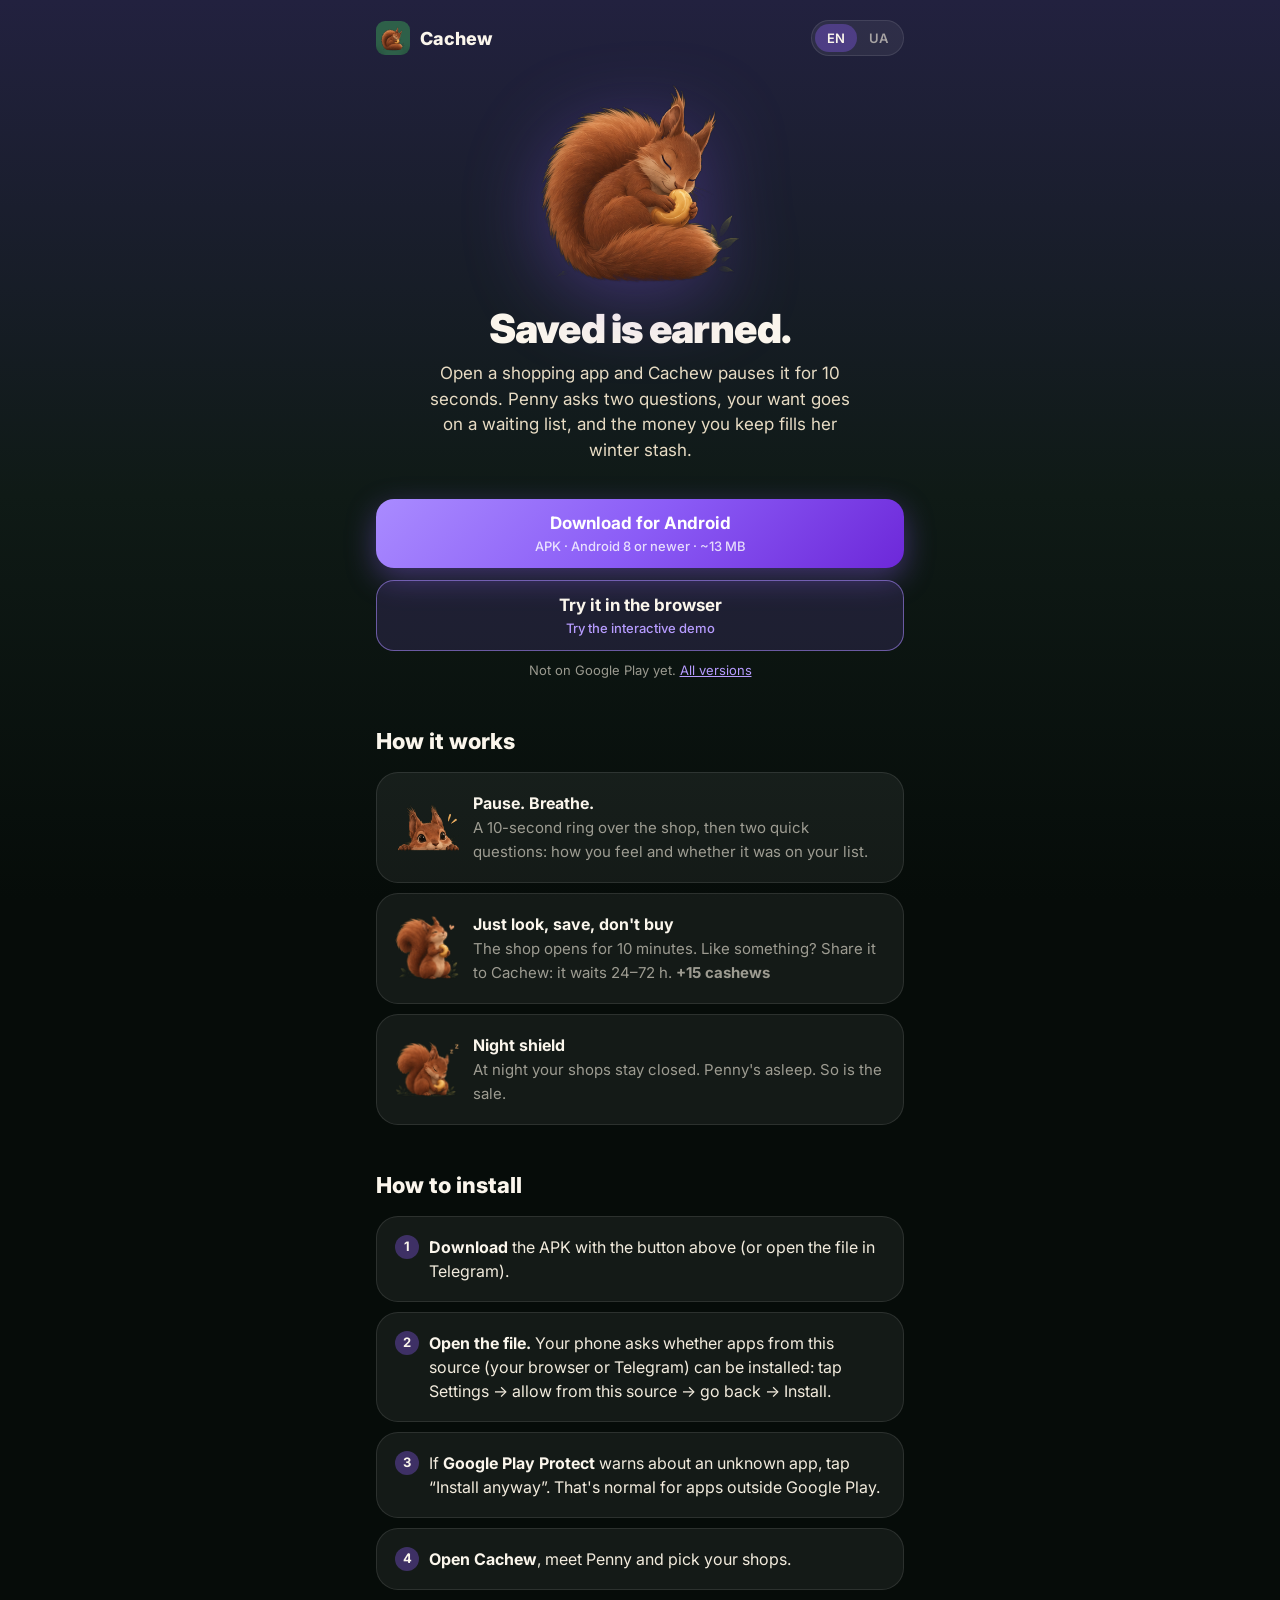
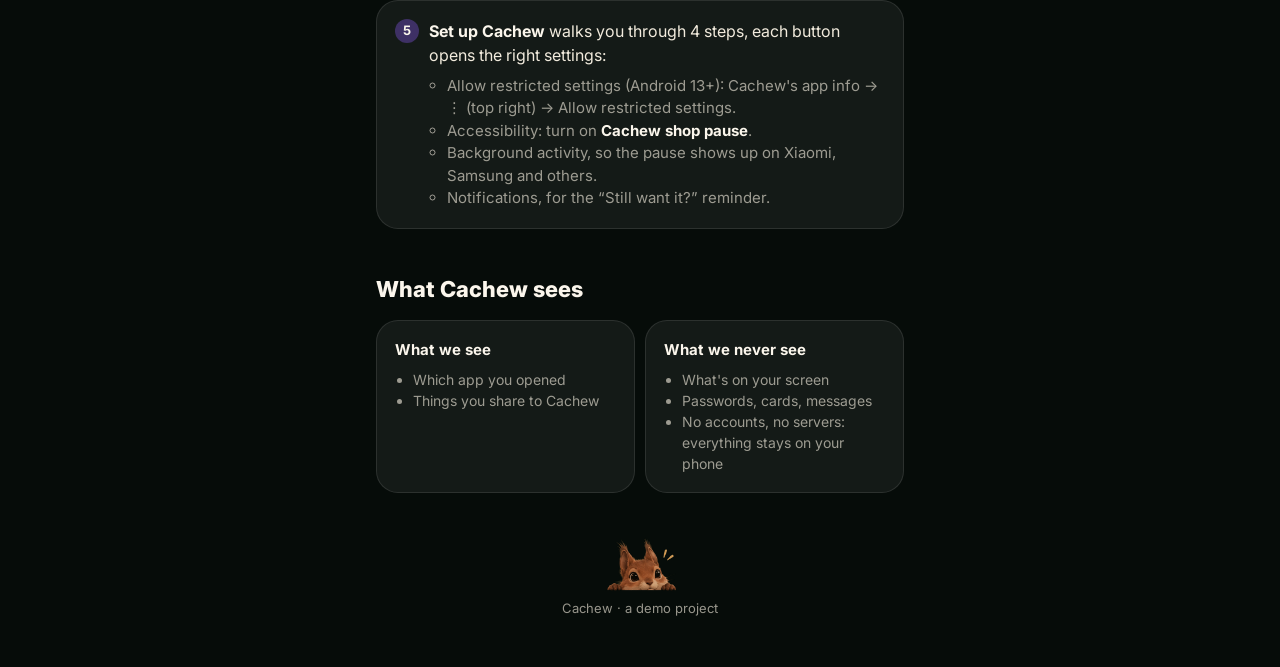
<file: index.html>
<!doctype html>
<html lang="en">
<head>
<meta charset="utf-8">
<meta name="viewport" content="width=device-width, initial-scale=1">
<title>Cachew · Saved is earned</title>
<meta name="description" content="Cachew pauses shopping apps for 10 seconds, so impulse buys wait and Penny the squirrel fills her winter stash.">
<link rel="icon" href="img/icon.png">
<link rel="apple-touch-icon" href="img/icon.png">
<meta property="og:title" content="Cachew · Saved is earned">
<meta property="og:description" content="A 10-second pause before impulse buys. Android app.">
<meta property="og:image" content="img/icon.png">
<link rel="preconnect" href="https://fonts.googleapis.com">
<link rel="preconnect" href="https://fonts.gstatic.com" crossorigin>
<link href="https://fonts.googleapis.com/css2?family=Inter:wght@400;500;600;700;800;900&display=swap" rel="stylesheet">
<style>
  /* Colors from the app's Theme.kt */
  :root {
    --night-top: #22213F; --night-mid: #0F1A16; --night-bottom: #060C09;
    --purple: #8B5CF6; --purple-light: #A98BFF; --purple-dark: #6D28D9; --purple-text: #B79CFF;
    --text: #F2EBDD; --title: #FBF6EC; --sand: #E8DCC4; --gold: #F4B63F; --heart: #F472B6;
    --glass: rgba(255,255,255,.06); --glass-border: rgba(255,255,255,.10); --muted: rgba(242,235,221,.62);
  }
  * { box-sizing: border-box; }
  html { -webkit-text-size-adjust: 100%; }
  body {
    margin: 0; min-height: 100vh; color: var(--text); background: var(--night-bottom);
    background-image: linear-gradient(180deg, var(--night-top) 0%, var(--night-mid) 55%, var(--night-bottom) 100%);
    background-attachment: fixed;
    font-family: Inter, system-ui, -apple-system, "Segoe UI", Roboto, sans-serif; line-height: 1.5;
  }
  .wrap { max-width: 560px; margin: 0 auto; padding: 20px 16px 48px; }
  .top { display: flex; align-items: center; justify-content: space-between; }
  .brand { display: flex; align-items: center; gap: 10px; font-weight: 800; color: var(--title); font-size: 18px; }
  .brand img { width: 34px; height: 34px; border-radius: 9px; }
  .lang { display: flex; background: var(--glass); border: 1px solid var(--glass-border); border-radius: 999px; padding: 3px; }
  .lang button { border: 0; background: none; color: var(--muted); font: 600 13px Inter, sans-serif; padding: 6px 12px; border-radius: 999px; cursor: pointer; }
  .lang button[aria-pressed="true"] { background: rgba(139,92,246,.35); color: var(--title); }

  .hero { text-align: center; padding: 28px 0 8px; }
  .hero img { width: 200px; height: auto; filter: drop-shadow(0 18px 40px rgba(139,92,246,.35)); }
  h1 { color: var(--title); font-size: 40px; line-height: 1.1; font-weight: 900; letter-spacing: -.02em; margin: 18px 0 10px; }
  .lead { color: var(--sand); font-size: 17px; margin: 0 auto; max-width: 440px; }

  .cta { display: grid; gap: 12px; margin: 28px 0 10px; }
  .btn { display: flex; align-items: center; justify-content: center; gap: 10px; min-height: 58px; border-radius: 18px;
         font-weight: 700; font-size: 17px; text-decoration: none; color: #fff; padding: 12px 18px; text-align: center; }
  .btn.primary { background: linear-gradient(135deg, var(--purple-light), var(--purple), var(--purple-dark));
                 box-shadow: 0 10px 30px rgba(139,92,246,.40); }
  .btn.secondary { background: rgba(139,92,246,.14); border: 1.5px solid rgba(169,139,255,.55); color: var(--title); }
  .btn.secondary small { color: var(--purple-text); opacity: 1; }
  .btn small { display: block; font-weight: 500; font-size: 13px; opacity: .8; }
  .meta { text-align: center; font-size: 13px; color: var(--muted); margin: 0; }

  h2 { color: var(--title); font-size: 22px; font-weight: 800; margin: 44px 0 14px; }
  .card { background: var(--glass); border: 1px solid var(--glass-border); border-radius: 22px; padding: 18px; }
  .flow { display: grid; gap: 10px; }
  .flow .card { display: flex; gap: 14px; align-items: center; }
  .flow img { width: 64px; height: 64px; object-fit: contain; flex: none; }
  .flow b { color: var(--title); display: block; }
  .flow span { color: var(--muted); font-size: 15px; }
  .gold { color: var(--gold); font-weight: 700; }

  ol.steps { list-style: none; counter-reset: s; padding: 0; margin: 0; display: grid; gap: 10px; }
  ol.steps > li { counter-increment: s; position: relative; padding-left: 52px; }
  ol.steps > li::before { content: counter(s); position: absolute; left: 18px; top: 18px; width: 24px; height: 24px; border-radius: 50%;
     background: rgba(139,92,246,.35); color: var(--title); font-weight: 700; font-size: 13px; display: grid; place-items: center; }
  ol.steps b { color: var(--title); }
  ol.steps ul { margin: 8px 0 0; padding-left: 18px; color: var(--muted); font-size: 15px; }
  ol.steps p { margin: 0; }

  .privacy { display: grid; grid-template-columns: 1fr 1fr; gap: 10px; }
  .privacy h3 { margin: 0 0 8px; font-size: 15px; color: var(--title); }
  .privacy ul { margin: 0; padding-left: 18px; font-size: 14px; color: var(--muted); }
  @media (max-width: 420px) { .privacy { grid-template-columns: 1fr; } h1 { font-size: 34px; } }

  footer { text-align: center; color: var(--muted); font-size: 13px; margin-top: 44px; }
  footer img { width: 72px; display: block; margin: 0 auto 8px; opacity: .9; }
  a { color: var(--purple-text); }

  [data-lang]:not(.on) { display: none !important; }
</style>
</head>
<body>
<div class="wrap">
  <div class="top">
    <div class="brand"><img src="img/icon.png" alt="">Cachew</div>
    <div class="lang" role="group" aria-label="Language">
      <button type="button" data-set="en" aria-pressed="true">EN</button>
      <button type="button" data-set="uk" aria-pressed="false">UA</button>
    </div>
  </div>

  <section class="hero">
    <img src="img/penny_curl.png" alt="Penny the squirrel curled around a cashew">
    <h1>Saved is earned.</h1>
    <p class="lead" data-lang="en">Open a shopping app and Cachew pauses it for 10 seconds. Penny asks two questions, your want goes on a waiting list, and the money you keep fills her winter stash.</p>
    <p class="lead" data-lang="uk">Відкриваєш магазин — Cachew ставить його на паузу на 10 секунд. Пенні ставить два питання, бажана річ іде в список очікування, а гроші, які ти не витратила, наповнюють її зимовий запас.</p>
  </section>

  <div class="cta">
    <a class="btn primary" href="https://github.com/lizhaan/cachew-releases/releases/latest/download/Cachew.apk">
      <span><span data-lang="en">Download for Android</span><span data-lang="uk">Завантажити для Android</span>
      <small><span data-lang="en">APK · Android 8 or newer · ~13 MB</span><span data-lang="uk">APK · Android 8 і новіші · ~13 МБ</span></small></span>
    </a>
    <a class="btn secondary" href="demo/">
      <span><span data-lang="en">Try it in the browser</span><span data-lang="uk">Спробувати в браузері</span>
      <small><span data-lang="en">Try the interactive demo</span><span data-lang="uk">Спробувати інтерактивне демо</span></small></span>
    </a>
  </div>
  <p class="meta"><span data-lang="en">Not on Google Play yet. </span><span data-lang="uk">Поки не в Google Play. </span><a href="https://github.com/lizhaan/cachew-releases/releases"><span data-lang="en">All versions</span><span data-lang="uk">Усі версії</span></a></p>

  <h2><span data-lang="en">How it works</span><span data-lang="uk">Як це працює</span></h2>
  <div class="flow">
    <div class="card"><img src="img/penny_peek.png" alt="">
      <div><b data-lang="en">Pause. Breathe.</b><b data-lang="uk">Pause. Breathe.</b>
      <span data-lang="en">A 10-second ring over the shop, then two quick questions: how you feel and whether it was on your list.</span>
      <span data-lang="uk">10-секундне кільце поверх магазину, потім два питання: як ти почуваєшся і чи це було в списку.</span></div></div>
    <div class="card"><img src="img/penny_love.png" alt="">
      <div><b data-lang="en">Just look, save, don't buy</b><b data-lang="uk">Тільки подивитись і зберегти</b>
      <span data-lang="en">The shop opens for 10 minutes. Like something? Share it to Cachew: it waits 24–72 h. <span class="gold">+15 cashews</span></span>
      <span data-lang="uk">Магазин відкривається на 10 хвилин. Сподобалось? «Поділитися» → Cachew, і річ чекає 24–72 год. <span class="gold">+15 cashews</span></span></div></div>
    <div class="card"><img src="img/penny_sleep.png" alt="">
      <div><b data-lang="en">Night shield</b><b data-lang="uk">Нічний щит</b>
      <span data-lang="en">At night your shops stay closed. Penny's asleep. So is the sale.</span>
      <span data-lang="uk">Вночі обрані магазини закриті. Penny's asleep. So is the sale.</span></div></div>
  </div>

  <h2><span data-lang="en">How to install</span><span data-lang="uk">Як встановити</span></h2>
  <ol class="steps">
    <li class="card" data-lang="en"><p><b>Download</b> the APK with the button above (or open the file in Telegram).</p></li>
    <li class="card" data-lang="uk"><p><b>Завантаж</b> APK кнопкою вище (або відкрий файл у Telegram).</p></li>

    <li class="card" data-lang="en"><p><b>Open the file.</b> Your phone asks whether apps from this source (your browser or Telegram) can be installed: tap Settings → allow from this source → go back → Install.</p></li>
    <li class="card" data-lang="uk"><p><b>Відкрий файл.</b> Телефон спитає, чи можна встановлювати застосунки з цього джерела (браузера чи Telegram): «Налаштування» → увімкни «Дозволити з цього джерела» → назад → «Встановити».</p></li>

    <li class="card" data-lang="en"><p>If <b>Google Play Protect</b> warns about an unknown app, tap “Install anyway”. That's normal for apps outside Google Play.</p></li>
    <li class="card" data-lang="uk"><p>Якщо <b>Google Play Protect</b> попереджає про невідомий застосунок, натисни «Усе одно встановити». Це нормально для застосунків не з Google Play.</p></li>

    <li class="card" data-lang="en"><p><b>Open Cachew</b>, meet Penny and pick your shops.</p></li>
    <li class="card" data-lang="uk"><p><b>Відкрий Cachew</b>, познайомся з Пенні й обери магазини.</p></li>

    <li class="card" data-lang="en"><p><b>Set up Cachew</b> walks you through 4 steps, each button opens the right settings:</p>
      <ul>
        <li>Allow restricted settings (Android 13+): Cachew's app info → ⋮ (top right) → Allow restricted settings.</li>
        <li>Accessibility: turn on <b>Cachew shop pause</b>.</li>
        <li>Background activity, so the pause shows up on Xiaomi, Samsung and others.</li>
        <li>Notifications, for the “Still want it?” reminder.</li>
      </ul></li>
    <li class="card" data-lang="uk"><p><b>Екран «Set up Cachew»</b> проведе через 4 кроки, кожна кнопка відкриває потрібні налаштування:</p>
      <ul>
        <li>Обмежені налаштування (Android 13+): у налаштуваннях Cachew ⋮ (вгорі праворуч) → «Дозволити обмежені налаштування».</li>
        <li>Спеціальні можливості: увімкни <b>Cachew shop pause</b>.</li>
        <li>Робота у фоні, щоб пауза з'являлась на Xiaomi, Samsung та інших.</li>
        <li>Сповіщення, для нагадування «Still want it?».</li>
      </ul></li>
  </ol>

  <h2><span data-lang="en">What Cachew sees</span><span data-lang="uk">Що бачить Cachew</span></h2>
  <div class="privacy">
    <div class="card"><h3 data-lang="en">What we see</h3><h3 data-lang="uk">Що бачимо</h3>
      <ul data-lang="en"><li>Which app you opened</li><li>Things you share to Cachew</li></ul>
      <ul data-lang="uk"><li>Який застосунок ти відкрила</li><li>Речі, якими ти поділилась із Cachew</li></ul></div>
    <div class="card"><h3 data-lang="en">What we never see</h3><h3 data-lang="uk">Чого не бачимо ніколи</h3>
      <ul data-lang="en"><li>What's on your screen</li><li>Passwords, cards, messages</li><li>No accounts, no servers: everything stays on your phone</li></ul>
      <ul data-lang="uk"><li>Що на твоєму екрані</li><li>Паролі, картки, повідомлення</li><li>Без акаунтів і серверів: усе лишається на телефоні</li></ul></div>
  </div>

  <footer>
    <img src="img/penny_peek.png" alt="">
    Cachew · <span data-lang="en">a demo project</span><span data-lang="uk">демо-проєкт</span>
  </footer>
</div>
<script>
  (function () {
    var buttons = document.querySelectorAll('.lang button');
    function setLang(l) {
      document.documentElement.lang = l;
      document.querySelectorAll('[data-lang]').forEach(function (el) { el.classList.toggle('on', el.getAttribute('data-lang') === l); });
      buttons.forEach(function (b) { b.setAttribute('aria-pressed', String(b.dataset.set === l)); });
      try { localStorage.setItem('lang', l); } catch (e) {}
    }
    var saved = null;
    try { saved = localStorage.getItem('lang'); } catch (e) {}
    var nav = (navigator.language || '').toLowerCase();
    setLang(saved || (nav.indexOf('uk') === 0 || nav.indexOf('ru') === 0 ? 'uk' : 'en'));
    buttons.forEach(function (b) { b.addEventListener('click', function () { setLang(b.dataset.set); }); });
  })();
</script>
</body>
</html>
</file>
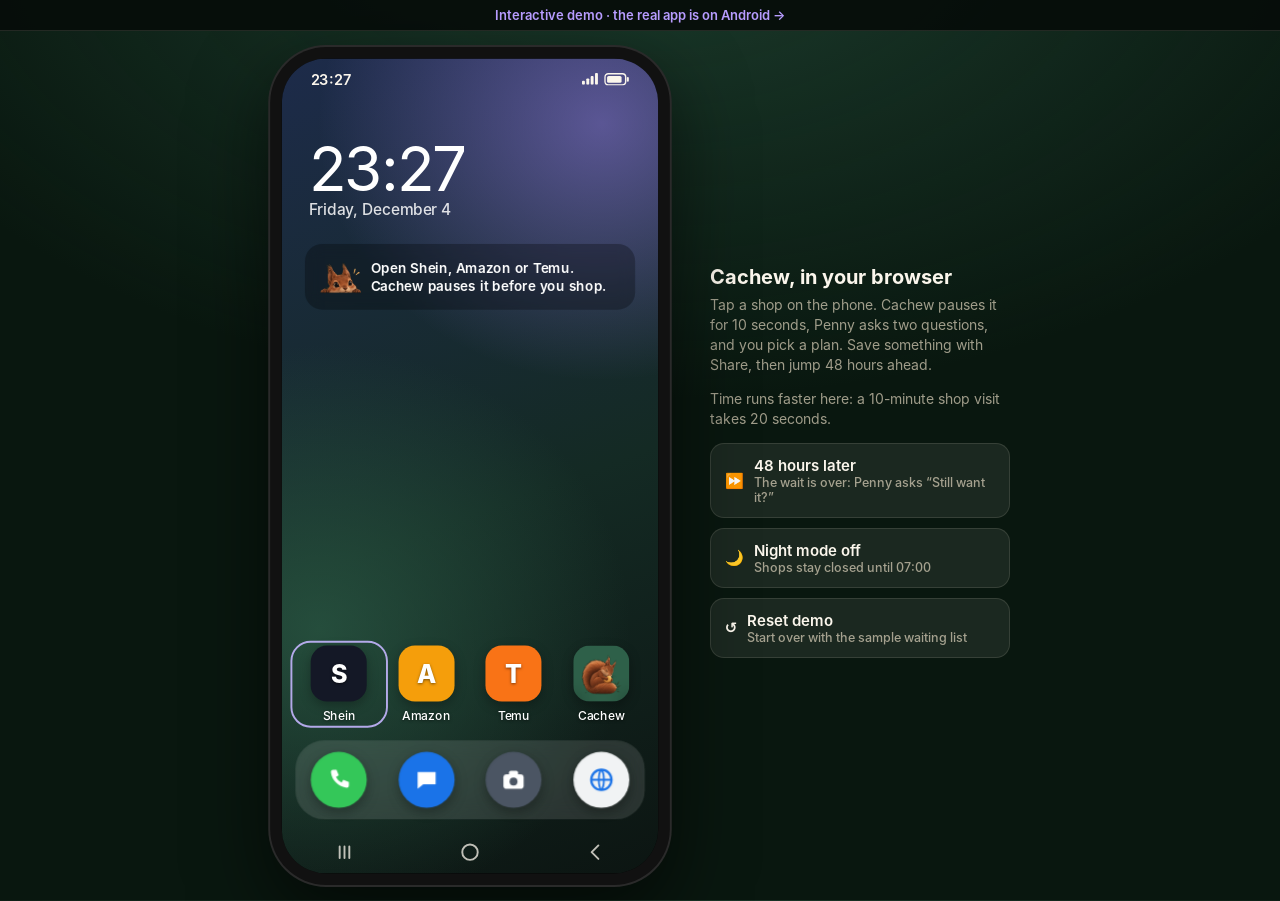
<file: demo/index.html>
<!doctype html>
<html lang="en">
<head>
<meta charset="utf-8">
<meta name="viewport" content="width=device-width, initial-scale=1, viewport-fit=cover">
<title>Cachew · interactive demo</title>
<meta name="description" content="Try Cachew in your browser: the 10-second pause, Penny's questions, the waiting list and the winter stash.">
<meta name="theme-color" content="#09170F">
<link rel="manifest" href="manifest.json">
<link rel="icon" href="assets/icons/icon_192.png">
<!-- iPhone: "Add to Home Screen" opens the demo full screen, with the app's icon and name -->
<link rel="apple-touch-icon" href="assets/icons/icon_180.png">
<meta name="apple-mobile-web-app-capable" content="yes">
<meta name="mobile-web-app-capable" content="yes">
<meta name="apple-mobile-web-app-status-bar-style" content="black-translucent">
<meta name="apple-mobile-web-app-title" content="Cachew">
<link rel="stylesheet" href="css/demo.css">
</head>
<body>
<div id="banner">
  <a href="../">Interactive demo · the real app is on Android <span aria-hidden="true">→</span></a>
</div>

<main id="stage">
  <div id="device">
    <div id="phone" class="dark-ui">
      <div id="screen"></div>
      <div id="overlays"></div>
      <div id="sheet"></div>
      <div id="notif"></div>
      <div id="statusbar" aria-hidden="true">
        <span id="sb-time">9:41</span>
        <span class="sb-icons">
          <svg width="17" height="12" viewBox="0 0 17 12"><rect x="0" y="8" width="3" height="4" rx="1"/><rect x="4.5" y="5.5" width="3" height="6.5" rx="1"/><rect x="9" y="3" width="3" height="9" rx="1"/><rect x="13.5" y="0" width="3" height="12" rx="1"/></svg>
          <svg width="26" height="13" viewBox="0 0 26 13"><rect x="0.75" y="0.75" width="21.5" height="11.5" rx="3.5" fill="none" stroke="currentColor" stroke-width="1.5"/><rect x="3" y="3" width="15" height="7" rx="1.6"/><rect x="23.5" y="4" width="2" height="5" rx="1"/></svg>
        </span>
      </div>
      <div id="toast" role="status" aria-live="polite"></div>
      <nav id="navbar" aria-label="Phone buttons">
        <button type="button" data-act="sys:recents" aria-label="Recent apps"><svg width="20" height="20" viewBox="0 0 20 20"><path d="M5 4v12M10 4v12M15 4v12" stroke="currentColor" stroke-width="2" stroke-linecap="round"/></svg></button>
        <button type="button" data-act="sys:home" aria-label="Home"><svg width="22" height="22" viewBox="0 0 22 22"><rect x="3" y="3" width="16" height="16" rx="8" fill="none" stroke="currentColor" stroke-width="2"/></svg></button>
        <button type="button" data-act="sys:back" aria-label="Back"><svg width="20" height="20" viewBox="0 0 20 20"><path d="M13 3 6 10l7 7" fill="none" stroke="currentColor" stroke-width="2" stroke-linecap="round" stroke-linejoin="round"/></svg></button>
      </nav>
    </div>
  </div>

  <aside id="panel" aria-label="Demo controls"></aside>
</main>

<button type="button" id="fab" aria-expanded="false" aria-controls="fab-menu">Demo</button>
<div id="fab-menu" hidden></div>

<script src="js/core.js"></script>
<script src="js/art.js"></script>
<script src="js/ui.js"></script>
<script src="js/flow.js"></script>
<script src="js/app.js"></script>
<script src="js/verdict.js"></script>
<script src="js/onboarding.js"></script>
<script src="js/main.js"></script>
</body>
</html>
</file>
<file: demo/css/demo.css>
/* Cachew interactive demo. Colors, gradients, type and sizes come from the app's Theme.kt. */

@font-face { font-family: Inter; font-weight: 400; font-display: swap; src: url(../assets/fonts/inter-regular.woff) format("woff"); }
@font-face { font-family: Inter; font-weight: 500; font-display: swap; src: url(../assets/fonts/inter-medium.woff) format("woff"); }
@font-face { font-family: Inter; font-weight: 600; font-display: swap; src: url(../assets/fonts/inter-semibold.woff) format("woff"); }
@font-face { font-family: Inter; font-weight: 700; font-display: swap; src: url(../assets/fonts/inter-bold.woff) format("woff"); }
@font-face { font-family: Inter; font-weight: 800; font-display: swap; src: url(../assets/fonts/inter-extrabold.woff) format("woff"); }
@font-face { font-family: Inter; font-weight: 900; font-display: swap; src: url(../assets/fonts/inter-black.woff) format("woff"); }

:root {
  /* CachewColors */
  --bg-top: #2B5A45; --bg-mid: #163222; --bg-bottom: #09170F;
  --night-top: #22213F; --night-mid: #0F1A16; --night-bottom: #060C09;
  --purple: #8B5CF6; --purple-light: #A98BFF; --purple-dark: #6D28D9;
  --purple-text: #B79CFF; --purple-soft: #C4B5FD;
  --text: #F2EBDD; --title: #FBF6EC; --sand: #E8DCC4; --text2: rgba(232, 220, 196, .68);
  --gold: #F4B63F; --flame: #FBBF24; --heart: #F472B6;
  --card: rgba(255, 255, 255, .075); --card-border: rgba(232, 220, 196, .13);
  --selected-border: #9B74FF;
  /* CachewBrush */
  --brush-day: linear-gradient(180deg, var(--bg-top), var(--bg-mid) 50%, var(--bg-bottom));
  --brush-night: linear-gradient(180deg, var(--night-top), var(--night-mid) 50%, var(--night-bottom));
  --brush-primary: linear-gradient(135deg, var(--purple-light), var(--purple) 50%, var(--purple-dark));
  /* CachewSize */
  --pad: 22px; --card-r: 22px; --card-pad: 16px; --btn-h: 58px; --btn-r: 18px; --gap: 12px;
  /* Phone chrome */
  --sb: 36px; --nav: 46px;
  --font: Inter, system-ui, -apple-system, "Segoe UI", Roboto, sans-serif;
}

* { box-sizing: border-box; -webkit-tap-highlight-color: transparent; }
html, body { margin: 0; height: 100%; }
body {
  background: var(--bg-bottom);
  background-image: radial-gradient(1200px 700px at 50% -10%, rgba(43, 90, 69, .55), transparent 70%);
  color: var(--text); font-family: var(--font); overflow: hidden;
  -webkit-text-size-adjust: 100%; -webkit-font-smoothing: antialiased;
}
button, input { font: inherit; color: inherit; }
button { cursor: pointer; border: 0; background: none; padding: 0; }
img { -webkit-user-drag: none; user-select: none; }

/* ---------- Banner over the demo ---------- */
#banner {
  position: relative; z-index: 5; text-align: center;
  padding: calc(env(safe-area-inset-top) + 7px) 16px 7px;
  background: rgba(6, 12, 9, .92); border-bottom: 1px solid var(--card-border);
  font-size: 13px; font-weight: 600;
}
#banner a { color: var(--purple-text); text-decoration: none; }
#banner a:hover { text-decoration: underline; }

/* ---------- Stage: full screen on a phone, a framed phone on wider screens ---------- */
#stage { position: relative; height: calc(100dvh - var(--banner-h, 34px)); display: flex; align-items: center; justify-content: center; gap: 40px; }
#device { position: relative; }
#phone {
  position: relative; overflow: hidden; background: #000;
  width: 390px; height: 844px; border-radius: 46px; isolation: isolate;
  container-type: size;
}
body.framed #device {
  padding: 12px; border-radius: 58px; background: #111;
  box-shadow: 0 0 0 2px #2a2a2a, 0 30px 80px rgba(0, 0, 0, .6);
  transform-origin: center center;
}
body.full #stage { display: block; }
body.full #device { width: 100%; height: 100%; }
body.full #phone { width: 100%; height: 100%; border-radius: 0; }
body.full { --sb: 0px; --nav: calc(44px + env(safe-area-inset-bottom)); }
body.full #statusbar { display: none; }
body.full #panel { display: none; }
body.framed #fab, body.framed #fab-menu { display: none !important; }

/* ---------- Phone chrome: status bar and the 3-button navigation bar ---------- */
#statusbar {
  position: absolute; z-index: 40; top: 0; left: 0; right: 0; height: var(--sb);
  display: flex; align-items: center; justify-content: space-between; padding: 6px 30px 0;
  font-size: 15px; font-weight: 600; pointer-events: none; color: var(--title); fill: currentColor;
}
.sb-icons { display: flex; gap: 6px; align-items: center; }
#navbar {
  position: absolute; z-index: 40; left: 0; right: 0; bottom: 0; height: var(--nav);
  display: flex; justify-content: space-around; align-items: flex-start; padding-top: 10px;
  color: rgba(251, 246, 236, .75);
}
#navbar button { width: 72px; height: 28px; display: grid; place-items: center; color: inherit; border-radius: 14px; }
#navbar button:active { background: rgba(255, 255, 255, .12); }
#phone.light-ui #statusbar { color: #111; }
#phone.light-ui #navbar { color: rgba(0, 0, 0, .6); background: rgba(250, 250, 250, .96); }

/* ---------- Screens ---------- */
#screen { position: absolute; inset: 0; }
.scr {
  position: absolute; inset: 0; display: flex; flex-direction: column;
  padding: var(--sb) 0 var(--nav); overflow: hidden;
}
.scr.enter { animation: scr-in .22s ease-out; }
@keyframes scr-in { from { opacity: 0; transform: translateY(10px); } to { opacity: 1; transform: none; } }
.bg-day { background: radial-gradient(351px 351px at 50% 0, rgba(43, 90, 69, .7), transparent), var(--brush-day); }
.bg-night { background: radial-gradient(351px 351px at 50% 0, rgba(34, 33, 63, .7), transparent), var(--brush-night); }
.body { flex: 1; overflow-y: auto; overflow-x: hidden; padding: 0 var(--pad); scrollbar-width: none; overscroll-behavior: contain; }
.body::-webkit-scrollbar { display: none; }
.foot { padding: 0 var(--pad) 16px; }
.center { display: flex; flex-direction: column; align-items: center; text-align: center; }
.grow { flex: 1; }
.sp { flex: none; }

/* Type (CachewType) */
.h1 { font-size: 30px; line-height: 34px; font-weight: 800; letter-spacing: -.7px; color: var(--title); margin: 0; }
.h2 { font-size: 22px; line-height: 28px; font-weight: 700; letter-spacing: -.4px; color: var(--title); margin: 0; }
.txt { font-size: 15.5px; line-height: 22px; color: var(--text2); margin: 0; }
.label { font-size: 12px; font-weight: 700; letter-spacing: 1.7px; text-transform: uppercase; color: var(--purple-text); }
.big { font-size: 44px; font-weight: 800; letter-spacing: -1.5px; color: var(--title); line-height: 1.1; }
.gold { color: var(--gold); }
.purple { color: var(--purple-text); }

/* Glass card (GlassCard) */
.card {
  display: block; width: 100%; text-align: left; border-radius: var(--card-r); padding: var(--card-pad);
  background: var(--card); border: 1px solid var(--card-border); color: var(--text);
}
button.card:active, button.tile:active, button.btn2:active { filter: brightness(1.15); }
.card.sel, .tile.sel {
  background: linear-gradient(180deg, rgba(139, 92, 246, .22), rgba(34, 33, 63, .55));
  border: 1.5px solid var(--selected-border);
  box-shadow: 0 0 0 2px rgba(139, 92, 246, .16), 0 0 0 5px rgba(139, 92, 246, .09), 0 0 18px 4px rgba(139, 92, 246, .28);
}
.tile {
  display: flex; flex-direction: column; align-items: center; justify-content: center; gap: 6px;
  width: 100%; border-radius: var(--card-r); padding: 8px;
  background: var(--card); border: 1px solid var(--card-border);
  font-size: 17px; font-weight: 700; color: var(--text); text-align: center;
}
.row { display: flex; gap: var(--gap); }
.row > * { flex: 1; min-width: 0; }

/* Buttons */
.btn {
  display: flex; align-items: center; justify-content: center; width: 100%; height: var(--btn-h);
  border-radius: var(--btn-r); font-size: 17.5px; font-weight: 700; color: var(--title);
  background: var(--brush-primary); box-shadow: 0 8px 26px rgba(139, 92, 246, .45);
}
.btn:active { filter: brightness(1.08); }
.btn:disabled { background: var(--card); border: 1px solid var(--card-border); color: var(--text2); box-shadow: none; cursor: default; }
.btn2 {
  display: flex; align-items: center; gap: 12px; width: 100%; min-height: var(--btn-h);
  border-radius: var(--btn-r); padding: 14px 20px; background: var(--card); border: 1px solid var(--card-border);
  font-size: 17px; font-weight: 700; color: var(--title); text-align: left;
}
.btn2 > span:first-child { flex: 1; }
.btn2.centered { justify-content: center; text-align: center; }
.btn2:disabled { opacity: .55; cursor: default; }
.text-btn { display: block; width: 100%; padding: 16px 0; text-align: center; font-size: 17.5px; font-weight: 700; color: var(--text2); border-radius: var(--btn-r); }
.tag { display: inline-flex; align-items: center; gap: 4px; font-size: 14px; font-weight: 800; color: var(--purple-text); white-space: nowrap; }
.ico { display: inline-block; vertical-align: middle; flex: none; }
.penny { display: block; object-fit: contain; flex: none; }

/* ---------- Launcher (fake home screen) ---------- */
.launcher {
  background:
    radial-gradient(420px 380px at 85% 8%, rgba(169, 139, 255, .45), transparent 70%),
    radial-gradient(460px 420px at 10% 70%, rgba(43, 90, 69, .75), transparent 70%),
    linear-gradient(160deg, #1d2b4a, #142a24 55%, #0c1512);
}
.launcher .clock { padding: 46px 28px 0; color: #fff; }
.launcher .clock b { display: block; font-size: 64px; font-weight: 300; letter-spacing: -2px; line-height: 1; }
.launcher .clock span { font-size: 16px; font-weight: 500; opacity: .85; }
.launcher .hint {
  margin: 26px 24px 0; padding: 12px 14px; border-radius: 18px; display: flex; gap: 10px; align-items: center;
  background: rgba(0, 0, 0, .28); backdrop-filter: blur(8px); -webkit-backdrop-filter: blur(8px);
  color: #fff; font-size: 14px; font-weight: 600; line-height: 19px;
}
.apps { display: grid; grid-template-columns: repeat(4, 1fr); gap: 22px 0; padding: 0 14px; }
.app { display: flex; flex-direction: column; align-items: center; gap: 7px; color: #fff; font-size: 12.5px; font-weight: 500; text-shadow: 0 1px 3px rgba(0, 0, 0, .5); }
.app i {
  width: 58px; height: 58px; border-radius: 17px; display: grid; place-items: center; overflow: hidden;
  font-style: normal; font-size: 26px; font-weight: 800; color: #fff; box-shadow: 0 4px 12px rgba(0, 0, 0, .3);
}
.app i img { width: 100%; height: 100%; }
.app:active i { transform: scale(.94); }
.app.round i { border-radius: 50%; }
.dock { margin: 18px 14px 10px; padding: 12px 0; border-radius: 30px; background: rgba(255, 255, 255, .12); backdrop-filter: blur(10px); -webkit-backdrop-filter: blur(10px); }
.dock .app span { display: none; }
.pulse-dot { position: relative; }
.pulse-dot::after { content: ""; position: absolute; inset: -5px; border-radius: 21px; border: 2px solid rgba(196, 181, 253, .9); animation: ring 1.8s ease-out infinite; }
@keyframes ring { 0% { opacity: 1; transform: scale(.9); } 100% { opacity: 0; transform: scale(1.18); } }

/* ---------- Pause ---------- */
.pill {
  display: inline-flex; align-items: center; gap: 10px; padding: 9px 16px 9px 10px; border-radius: 18px;
  background: var(--card); border: 1px solid var(--card-border); font-size: 15px; font-weight: 600; color: var(--text);
}
.letter { display: inline-grid; place-items: center; color: #fff; font-weight: 800; flex: none; }
.ring { position: relative; width: min(272px, 34cqh); height: min(272px, 34cqh); display: grid; place-items: center; flex: none; }
.ring svg { position: absolute; inset: 0; }
.ring .arc { animation: ring-fill 10s linear forwards; }
@keyframes ring-fill { from { stroke-dashoffset: var(--len); } to { stroke-dashoffset: 0; } }
.count { font-size: 72px; font-weight: 900; letter-spacing: -1.5px; color: rgba(251, 246, 236, .92); line-height: 1; font-variant-numeric: tabular-nums; }

/* ---------- Fake shop ---------- */
.shop { background: #f7f7f7; color: #111; }
.shop-head { display: flex; align-items: center; gap: 12px; padding: 10px 16px 6px; }
.shop-logo { font-size: 24px; font-weight: 800; letter-spacing: 2.5px; }
.shop-search { flex: 1; height: 34px; border-radius: 17px; background: #ebebeb; color: #999; font-size: 13px; display: flex; align-items: center; padding: 0 14px; }
.shop-tabs { display: flex; gap: 18px; padding: 8px 16px 10px; font-size: 14.5px; font-weight: 600; color: #777; }
.shop-tabs b { color: #111; border-bottom: 2px solid #111; padding-bottom: 2px; }
.shop-grid { display: grid; grid-template-columns: 1fr 1fr; gap: 8px; padding: 0 12px 16px; }
.prod { background: #fff; border-radius: 12px; overflow: hidden; text-align: left; color: #111; box-shadow: 0 1px 2px rgba(0, 0, 0, .05); }
.prod .art { aspect-ratio: 1 / 1.05; }
.prod .art svg, .pp-art svg, .thumb svg { width: 100%; height: 100%; display: block; }
.prod .nm { font-size: 12px; color: #777; padding: 8px 10px 0; white-space: nowrap; overflow: hidden; text-overflow: ellipsis; }
.prod .pr { font-size: 15px; font-weight: 800; padding: 2px 10px 10px; }
.shop-body { flex: 1; overflow-y: auto; scrollbar-width: none; }
.shop-body::-webkit-scrollbar { display: none; }
.pp-top { display: flex; align-items: center; justify-content: space-between; padding: 6px 10px; }
.pp-top button { width: 40px; height: 40px; border-radius: 20px; display: grid; place-items: center; color: #111; }
.pp-top button:active { background: rgba(0, 0, 0, .06); }
.pp-art { aspect-ratio: 1 / 1; }
.pp-info { padding: 14px 18px 0; }
.pp-name { font-size: 17px; font-weight: 600; }
.pp-price { display: flex; align-items: baseline; gap: 10px; margin-top: 6px; flex-wrap: wrap; }
.pp-price b { font-size: 26px; font-weight: 800; color: #b5381c; }
.pp-price s { font-size: 15px; color: #999; }
.pp-deal { font-size: 13px; font-weight: 700; color: #b5381c; background: #fde3dc; padding: 3px 8px; border-radius: 6px; font-variant-numeric: tabular-nums; }
.pp-actions { display: flex; gap: 10px; padding: 16px 18px; }
.pp-actions button { height: 48px; border-radius: 24px; font-weight: 700; font-size: 15px; display: flex; align-items: center; justify-content: center; gap: 8px; }
.pp-share { flex: none; padding: 0 18px; border: 1.5px solid #222; color: #111; }
.pp-cart { flex: 1; background: #111; color: #fff; }
.pp-note { padding: 0 18px 20px; font-size: 13px; color: #888; line-height: 19px; }

/* ---------- Session overlays (pill + Penny's circle) ---------- */
#overlays { position: absolute; inset: 0; pointer-events: none; z-index: 20; }
.s-pill {
  position: absolute; top: calc(var(--sb) + 6px); left: 50%; transform: translateX(-50%);
  display: flex; align-items: center; gap: 8px; padding: 9px 16px; border-radius: 99px; white-space: nowrap;
  background: rgba(22, 50, 34, .96); color: var(--title); font-size: 15px; font-weight: 700;
  box-shadow: 0 4px 14px rgba(0, 0, 0, .3); font-variant-numeric: tabular-nums;
}
.s-penny { position: absolute; right: 8px; top: 40%; display: flex; align-items: center; pointer-events: auto; }
.s-penny.bounce { animation: hop .45s ease-out 3; }
@keyframes hop { 0%, 100% { transform: none; } 35% { transform: translateY(-18px); } 70% { transform: translateY(2px); } }
.s-bubble {
  margin-right: 8px; max-width: 190px; padding: 10px 14px; border-radius: 16px; background: #fff; color: #1B1B1B;
  font-size: 14px; font-weight: 600; line-height: 19px; box-shadow: 0 3px 10px rgba(0, 0, 0, .22);
  animation: fade-in .25s ease-out;
}
@keyframes fade-in { from { opacity: 0; } to { opacity: 1; } }
.s-circle {
  width: 68px; height: 68px; border-radius: 50%; display: grid; place-items: center; overflow: hidden;
  background: var(--bg-mid); border: 3px solid var(--purple-light);
  box-shadow: 0 6px 18px rgba(139, 92, 246, .55);
}
.s-circle img { width: 54px; height: 40px; object-fit: contain; }

/* ---------- Sheets (check-in, share menu) ---------- */
#sheet { position: absolute; inset: 0; z-index: 30; pointer-events: none; }
#sheet.on { pointer-events: auto; }
.scrim { position: absolute; inset: 0; background: rgba(0, 0, 0, .45); animation: fade-in .2s ease-out; }
.bottom-sheet { position: absolute; left: 0; right: 0; bottom: 0; animation: up .28s cubic-bezier(.2, .8, .2, 1); }
@keyframes up { from { transform: translateY(100%); } to { transform: none; } }
.checkin { border-radius: 28px 28px 0 0; background: var(--brush-day); padding: 20px 18px calc(var(--nav) + 22px); }
.share-sheet { margin: 0 8px calc(var(--nav) + 8px); border-radius: 22px; background: #f2f2f5; color: #111; padding: 16px 16px 14px; }
.ss-item { display: flex; gap: 12px; align-items: center; padding-bottom: 14px; border-bottom: 1px solid #ddd; }
.ss-item .thumb { width: 44px; height: 44px; border-radius: 10px; overflow: hidden; flex: none; }
.ss-item b { display: block; font-size: 15px; }
.ss-item span { font-size: 13px; color: #777; }
.ss-apps { display: grid; grid-template-columns: repeat(4, 1fr); padding: 16px 0 10px; }
.ss-app { display: flex; flex-direction: column; align-items: center; gap: 7px; font-size: 12px; color: #333; }
.ss-app i { width: 56px; height: 56px; border-radius: 15px; display: grid; place-items: center; overflow: hidden; font-style: normal; }
.ss-app.cachew i { box-shadow: 0 0 0 3px #f2f2f5, 0 0 0 6px var(--purple-light), 0 0 16px 6px rgba(139, 92, 246, .45); }
.ss-app.cachew { font-weight: 700; color: #111; }
.ss-cap { text-align: center; font-size: 13px; color: #666; padding-top: 4px; }
.ss-cap b { color: var(--purple-dark); }

/* ---------- Share screen (16) ---------- */
.thumb { display: block; border-radius: 20%; overflow: hidden; flex: none; }
#share-thumb { flex: none; }
.skel { background: rgba(232, 220, 196, .12); border-radius: 6px; animation: skel .7s ease-in-out infinite alternate; }
@keyframes skel { from { opacity: .4; } to { opacity: 1; } }
.field { width: 100%; border: 0; outline: 0; background: transparent; padding: 0; caret-color: var(--purple-light); }
.field::placeholder { color: rgba(232, 220, 196, .3); font-size: 17px; font-weight: 600; }
.f-name { font-size: 18px; font-weight: 700; color: var(--title); }
.f-price { font-size: 30px; font-weight: 800; letter-spacing: -.5px; color: var(--title); }

/* ---------- Reward ---------- */
.chip { display: inline-flex; align-items: center; gap: 10px; padding: 10px 20px; border-radius: 99px; background: var(--card); border: 1px solid var(--card-border); font-size: 19px; font-weight: 800; color: var(--title); }

/* ---------- Cachew app: tabs, cards, lists ---------- */
.tabbar {
  display: flex; margin: 10px var(--pad); padding: 8px 0; border-radius: 24px; flex: none;
  background: rgba(22, 50, 34, .9); border: 1px solid var(--card-border);
}
.tabbar button { flex: 1; display: flex; flex-direction: column; align-items: center; gap: 3px; padding: 4px 0; border-radius: 16px; font-size: 12px; font-weight: 600; color: var(--text2); }
.tabbar button.on { color: var(--purple-text); }
.cchip { display: inline-flex; align-items: center; gap: 5px; padding: 6px 10px; border-radius: 14px; background: var(--card); border: 1px solid var(--card-border); font-size: 15px; font-weight: 800; color: var(--title); }
.ctitle { font-size: 18px; font-weight: 700; color: var(--title); }
.bar { height: 8px; border-radius: 99px; background: rgba(255, 255, 255, .1); overflow: hidden; }
.bar i { display: block; height: 100%; border-radius: 99px; }
.vdiv { width: 1px; height: 36px; background: var(--card-border); flex: none; }
.irow { display: flex; align-items: center; gap: 14px; margin-bottom: var(--gap); }
.iname { font-size: 16px; font-weight: 700; color: var(--title); white-space: nowrap; overflow: hidden; text-overflow: ellipsis; }
.isub { font-size: 13px; line-height: 18px; color: var(--text2); white-space: nowrap; overflow: hidden; text-overflow: ellipsis; margin-top: 2px; }
.iprice { font-size: 17px; font-weight: 800; color: var(--title); }
.istatus { font-size: 13px; font-weight: 700; }
.weeks { display: flex; gap: 10px; height: 90px; }
.weeks > div { flex: 1; display: flex; flex-direction: column; align-items: center; gap: 6px; }
.weeks span { flex: 1; width: 100%; display: flex; align-items: flex-end; }
.weeks i { display: block; width: 100%; border-radius: 10px; background: linear-gradient(180deg, var(--gold), rgba(244, 182, 63, .75)); }
.weeks b { font-size: 12px; color: var(--text2); }
.setrow { display: flex; align-items: center; gap: 12px; padding-top: 20px; padding-bottom: 20px; margin-bottom: var(--gap); }
.setval { font-size: 16px; white-space: nowrap; overflow: hidden; text-overflow: ellipsis; max-width: 55%; }
.switch { width: 52px; height: 32px; border-radius: 16px; background: rgba(255, 255, 255, .12); border: 2px solid rgba(232, 220, 196, .4); position: relative; flex: none; transition: background .2s; }
.switch i { position: absolute; top: 6px; left: 6px; width: 16px; height: 16px; border-radius: 50%; background: rgba(232, 220, 196, .6); transition: all .2s; }
.switch.on { background: var(--purple); border-color: var(--purple); }
.switch.on i { left: 22px; top: 2px; width: 24px; height: 24px; background: #fff; }

/* Dialogs (Material AlertDialog on the app's dark green) */
.dialog {
  position: absolute; left: 24px; right: 24px; top: 50%; transform: translateY(-50%);
  background: var(--bg-mid); border-radius: 28px; padding: 24px; animation: fade-in .2s ease-out;
  box-shadow: 0 20px 60px rgba(0, 0, 0, .5);
}
.dlg-title { margin: 0 0 16px; font-size: 24px; font-weight: 500; color: var(--title); }
.dlg-actions { display: flex; justify-content: flex-end; gap: 8px; margin-top: 20px; }
.dlg-actions button, .dlg-text { padding: 10px 12px; border-radius: 20px; font-size: 14px; font-weight: 600; color: var(--purple-soft); text-align: left; }
.dlg-text:disabled { color: rgba(232, 220, 196, .4); }
.ofield { display: block; position: relative; border: 1px solid rgba(232, 220, 196, .4); border-radius: 6px; padding: 18px 14px 10px; }
.ofield:focus-within { border-color: var(--purple-light); border-width: 2px; padding: 17px 13px 9px; }
.ofield span { position: absolute; top: 4px; left: 14px; font-size: 12px; color: var(--text2); }
.ofield input { width: 100%; border: 0; outline: 0; background: transparent; font-size: 16px; color: var(--title); caret-color: var(--purple-light); }
.ofield input::placeholder { color: rgba(232, 220, 196, .35); }

/* ---------- Onboarding ---------- */
.obprog { display: flex; gap: 8px; }
.obprog i { flex: 1; height: 5px; border-radius: 99px; background: rgba(232, 220, 196, .12); }
.obprog i.on { background: var(--purple-light); box-shadow: 0 0 8px rgba(139, 92, 246, .7); }
.chips { display: flex; flex-wrap: wrap; gap: 8px; }
.ochip { padding: 10px 14px; border-radius: 14px; background: var(--card); border: 1px solid var(--card-border); font-size: 15px; font-weight: 600; color: var(--text); }
.ochip.sel { background: rgba(139, 92, 246, .25); border: 1.5px solid var(--selected-border); padding: 9.5px 13.5px; }
.radio { width: 26px; height: 26px; border-radius: 50%; border: 1.5px solid var(--card-border); display: grid; place-items: center; flex: none; font-size: 14px; font-weight: 700; color: var(--title); }
.radio.on { background: var(--purple); border-color: var(--purple-light); }
.hours { display: flex; gap: 10px; height: 170px; }
.hours > div { flex: 1; display: flex; flex-direction: column; align-items: center; gap: 6px; }
.hours span { flex: 1; width: 100%; display: flex; align-items: flex-end; }
.hours i { display: block; width: 100%; border-radius: 10px; background: linear-gradient(180deg, rgba(255, 255, 255, .14), rgba(255, 255, 255, .1)); }
.hours i.peak { background: linear-gradient(180deg, var(--purple-soft), var(--purple)); }
.hours b { font-size: 11px; color: var(--text2); white-space: nowrap; }
.stepno { width: 30px; height: 30px; border-radius: 9px; flex: none; display: grid; place-items: center; background: linear-gradient(135deg, var(--purple-light), var(--purple)); font-size: 15px; font-weight: 800; color: var(--title); }
.shopgrid { display: grid; grid-template-columns: repeat(3, 1fr); gap: var(--gap); }
.shoptile { min-height: 118px; padding: 14px 8px; gap: 10px; }
.shoptile small { font-size: 11px; font-weight: 400; color: var(--text2); margin-top: -8px; }

/* ---------- Lock screen with the reminder (18) ---------- */
.lockscreen {
  cursor: pointer;
  background: radial-gradient(420px 420px at 30% 0, rgba(83, 52, 150, .75), transparent 70%),
    linear-gradient(180deg, #2a2150, #141a2c 45%, #0d1a12 70%, #1b3526);
}
.lock-time { font-size: 104px; font-weight: 800; letter-spacing: -4px; line-height: 1; color: var(--sand); }
.notif {
  display: flex; gap: 14px; align-items: flex-start; margin: 0 14px; padding: 14px 18px 16px 14px; text-align: left;
  border-radius: 26px; background: rgba(30, 36, 32, .88); border: 1px solid var(--card-border); color: var(--text);
  box-shadow: 0 10px 30px rgba(0, 0, 0, .35); animation: drop .35s cubic-bezier(.2, .8, .2, 1);
}
@keyframes drop { from { opacity: 0; transform: translateY(-16px); } to { opacity: 1; transform: none; } }
.notif img { width: 42px; height: 42px; border-radius: 12px; flex: none; box-shadow: 0 0 0 1px rgba(244, 182, 63, .35); }
.notif b { font-size: 16px; color: var(--title); }
.notif .nt { font-size: 16px; font-weight: 700; color: var(--title); margin: 2px 0; }

/* ---------- Kept, not spent ---------- */
.win-amount {
  font-weight: 900; letter-spacing: -2px; line-height: 1.05;
  background: linear-gradient(180deg, var(--title), var(--purple-soft)); -webkit-background-clip: text; background-clip: text; color: transparent;
}
.pile { position: relative; width: 320px; height: 250px; flex: none; }
@container (max-width: 370px) { .pile { transform: scale(.88); margin: -14px 0; } }
.pile > img:not(.penny) { position: absolute; left: 133px; bottom: 0; width: 54px; height: 54px; }

/* ---------- Toast and notification ---------- */
#toast {
  position: absolute; z-index: 50; left: 50%; bottom: calc(var(--nav) + 70px); transform: translateX(-50%);
  max-width: 300px; padding: 11px 18px; border-radius: 22px; background: rgba(40, 40, 40, .95); color: #fff;
  font-size: 14px; font-weight: 500; text-align: center; line-height: 19px; pointer-events: none;
  opacity: 0; transition: opacity .2s;
}
#toast.on { opacity: 1; }
#notif { position: absolute; z-index: 45; left: 8px; right: 8px; top: calc(var(--sb) + 4px); pointer-events: none; }

/* ---------- Demo panel (wide screens) and the Demo button (phones) ---------- */
#panel { width: 300px; align-self: center; }
#panel h2 { margin: 0 0 6px; font-size: 20px; color: var(--title); }
#panel p { margin: 0 0 14px; font-size: 14px; line-height: 20px; color: var(--text2); }
.demo-btn {
  display: flex; align-items: center; gap: 10px; width: 100%; padding: 12px 14px; margin-bottom: 10px;
  border-radius: 14px; background: var(--card); border: 1px solid var(--card-border); color: var(--title);
  font-size: 15px; font-weight: 600; text-align: left;
}
.demo-btn:hover { border-color: rgba(196, 181, 253, .5); }
.demo-btn small { display: block; font-size: 12.5px; font-weight: 500; color: var(--text2); }
.demo-btn[aria-pressed="true"] { border-color: var(--selected-border); background: rgba(139, 92, 246, .18); }
/* On phones the Demo button sits in the banner, so it never covers the app's own buttons. */
body.full #banner { text-align: left; padding-left: 12px; padding-right: 70px; font-size: 12px; white-space: nowrap; overflow: hidden; text-overflow: ellipsis; }
body.full #banner a span { display: none; }
#fab {
  position: fixed; z-index: 60; right: 8px; top: calc(env(safe-area-inset-top) + 4px);
  padding: 5px 12px; border-radius: 14px; background: var(--brush-primary); color: #fff;
  font-size: 13px; font-weight: 700; box-shadow: 0 2px 10px rgba(0, 0, 0, .4);
}
#fab-menu {
  position: fixed; z-index: 60; right: 8px; left: 8px; top: calc(var(--banner-h, 34px) + 6px);
  max-width: 340px; margin-left: auto; padding: 14px 14px 4px; border-radius: 20px;
  background: rgba(15, 26, 22, .97); border: 1px solid var(--card-border); box-shadow: 0 10px 40px rgba(0, 0, 0, .6);
}
</file>
